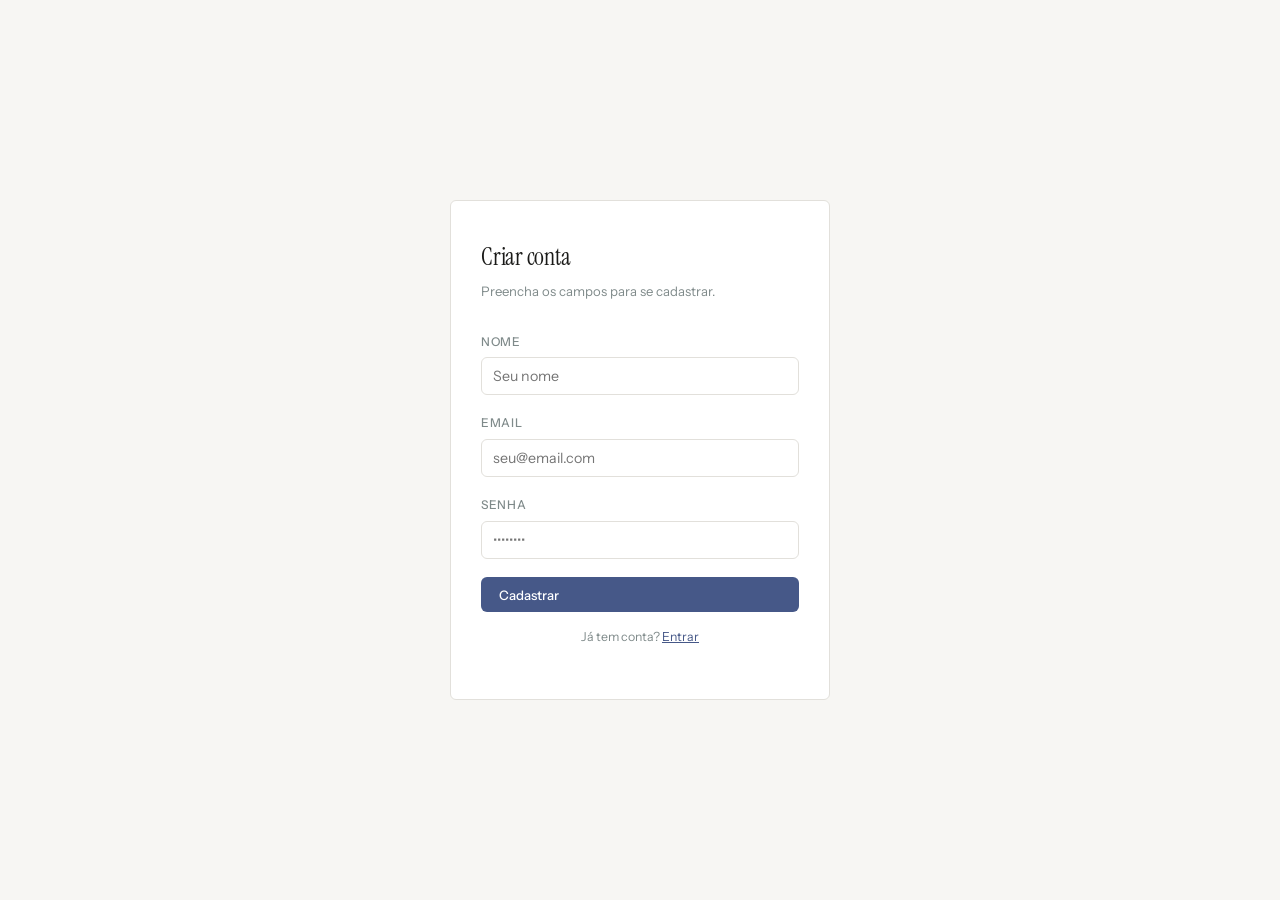
<file: index.html>
<!DOCTYPE html>
<html lang="pt-BR">
<head>
  <meta charset="UTF-8"/>
  <meta name="viewport" content="width=device-width, initial-scale=1.0"/>
  <title>Cadastro</title>
  <link rel="stylesheet" href="style.css"/>
</head>
<body>
 
  <div class="auth-wrapper">
    <div class="auth-card">
      <h1>Criar conta</h1>
      <p class="subtitle">Preencha os campos para se cadastrar.</p>
 
      <div class="form-group">
        <label for="userName">Nome</label>
        <input type="text" id="userName" name="userName" placeholder="Seu nome"/>
      </div>
 
      <div class="form-group">
        <label for="userEmail">Email</label>
        <input type="text" id="userEmail" name="userEmail" placeholder="seu@email.com"/>
      </div>
 
      <div class="form-group">
        <label for="userPassword">Senha</label>
        <input type="password" id="userPassword" name="userPassword" placeholder="••••••••"/>
      </div>
 
      <button class="btn btn-primary" style="width:100%" onclick="EnviarDadosUsuario()">Cadastrar</button>
 
      <p id="demo" class="msg"></p>
 
      <p class="text-muted text-small mt-2" style="text-align:center">
        Já tem conta? <a href="login.html" style="color:var(--accent)">Entrar</a>
      </p>
    </div>
  </div>
 
  <script>
    async function EnviarDadosUsuario() {
      const API_BASE_URL = "http://localhost:5055";
      const USUARIO_ENDPOINT = `/api/Usuario`;
      const msgEl = document.getElementById("demo");
 
      const userName     = document.getElementById("userName").value;
      const userEmail    = document.getElementById("userEmail").value;
      const userPassword = document.getElementById("userPassword").value;
 
      if (!userName || !userEmail || !userPassword) {
        msgEl.textContent = "Preencha todos os campos!";
        msgEl.className = "msg error";
        return;
      }
 
      const usuario = { nome: userName, email: userEmail, senha: userPassword };
 
      try {
        const response = await fetch(USUARIO_ENDPOINT, {
          method: "POST",
          headers: { "Content-Type": "application/json" },
          body: JSON.stringify(usuario)
        });
 
        if (response.ok) {
          const resultado = await response.json();
          msgEl.textContent = `Usuário ${resultado.nome} cadastrado com sucesso!`;
          msgEl.className = "msg success";
          document.getElementById("userName").value = "";
          document.getElementById("userEmail").value = "";
          document.getElementById("userPassword").value = "";
        } else {
          const erro = await response.text();
          msgEl.textContent = `Erro ao cadastrar: ${erro}`;
          msgEl.className = "msg error";
        }
      } catch (error) {
        msgEl.textContent = `Não foi possível conectar à API. ${error}`;
        msgEl.className = "msg error";
      }
    }
  </script>
</body>
</html>
</file>
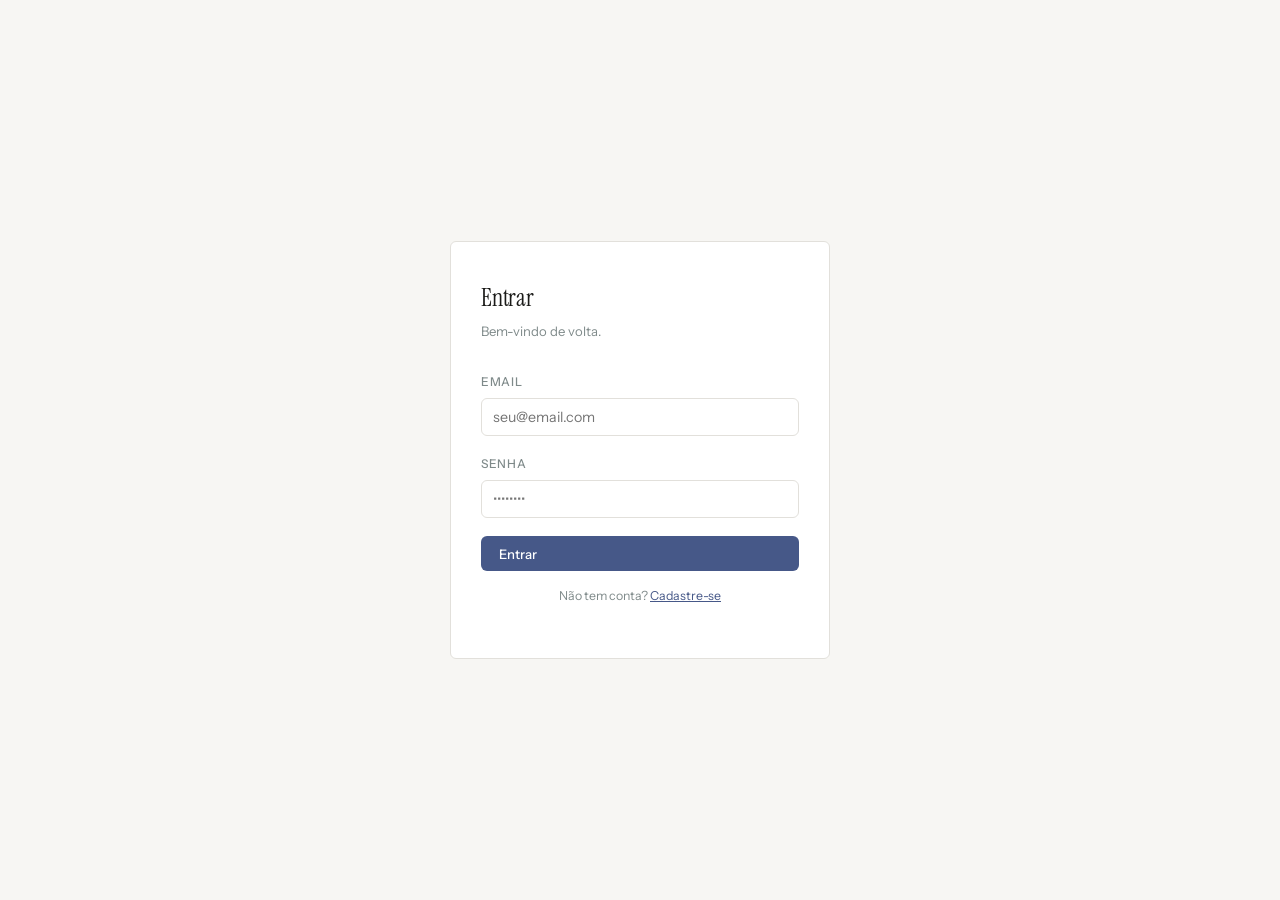
<file: dashboard.html>
<!DOCTYPE html>
<html lang="pt-BR">
<head>
  <meta charset="UTF-8"/>
  <meta name="viewport" content="width=device-width, initial-scale=1.0"/>
  <title>Dashboard</title>
  <link rel="stylesheet" href="style.css"/>
</head>
<body>
 
  <!-- Navbar -->
  <nav class="navbar">
    <span class="navbar-brand">Votações</span>
    <div class="navbar-user">
      <span>Olá, <strong id="userName"></strong></span>
      <button class="btn btn-ghost" onclick="logout()">Sair</button>
    </div>
  </nav>
 
  <div class="page-wrapper wide">
 
    <!-- Create poll form -->
    <p class="section-title">Nova votação</p>
    <div class="card">
      <div class="form-group">
        <label for="titulo">Título</label>
        <input type="text" id="titulo" placeholder="Pergunta da votação"/>
      </div>
 
      <div style="display:grid; grid-template-columns:1fr 1fr; gap:0.75rem">
        <div class="form-group">
          <label for="opcao1">Opção 1</label>
          <input type="text" id="opcao1" placeholder="Opção 1"/>
        </div>
        <div class="form-group">
          <label for="opcao2">Opção 2</label>
          <input type="text" id="opcao2" placeholder="Opção 2"/>
        </div>
        <div class="form-group">
          <label for="opcao3">Opção 3</label>
          <input type="text" id="opcao3" placeholder="Opção 3 (opcional)"/>
        </div>
        <div class="form-group">
          <label for="opcao4">Opção 4</label>
          <input type="text" id="opcao4" placeholder="Opção 4 (opcional)"/>
        </div>
        <div class="form-group">
          <label for="opcao5">Opção 5</label>
          <input type="text" id="opcao5" placeholder="Opção 5 (opcional)"/>
        </div>
      </div>
 
      <button class="btn btn-primary" onclick="EnviarDadosVotacao()">Criar votação</button>
      <p id="demo2" class="msg"></p>
    </div>
 
    <hr class="divider"/>
 
    <!-- Polls list -->
    <p class="section-title">Votações</p>
    <div id="polls-container" class="polls-grid">
      <p class="text-muted">Carregando...</p>
    </div>
 
  </div>
 
  <script src="auth.js"></script>
  <script>
    const API_URL = "/api/Votacao";
    var userID = null;
 
    checkAuth().then(user => {
      if (user) {
        document.getElementById('userName').textContent = user.nome;
        userID = user.id;
      }
    });
 
    async function EnviarDadosVotacao() {
      const msgEl = document.getElementById("demo2");
      const titulo = document.getElementById("titulo").value;
      const opcao1 = document.getElementById("opcao1").value;
      const opcao2 = document.getElementById("opcao2").value;
      const opcao3 = document.getElementById("opcao3").value;
      const opcao4 = document.getElementById("opcao4").value;
      const opcao5 = document.getElementById("opcao5").value;
 
      if (!titulo || !opcao1 || !opcao2) {
        msgEl.textContent = "Preencha ao menos o título e duas opções!";
        msgEl.className = "msg error";
        return;
      }
 
      const votacao = { userId: userID, titulo, opcao1, opcao2, opcao3, opcao4, opcao5 };
 
      try {
        const response = await fetch(API_URL, {
          method: "POST",
          headers: { "Content-Type": "application/json" },
          body: JSON.stringify(votacao)
        });
 
        if (response.ok) {
          const resultado = await response.json();
          msgEl.textContent = `Votação "${resultado.titulo}" criada com sucesso!`;
          msgEl.className = "msg success";
          ["titulo","opcao1","opcao2","opcao3","opcao4","opcao5"]
            .forEach(id => document.getElementById(id).value = "");
          loadPolls();
        } else {
          const erro = await response.text();
          msgEl.textContent = `Erro ao criar votação: ${erro}`;
          msgEl.className = "msg error";
        }
      } catch (error) {
        msgEl.textContent = `Não foi possível conectar à API. ${error}`;
        msgEl.className = "msg error";
      }
    }
 
    async function loadPolls() {
      const container = document.getElementById("polls-container");
      try {
        const response = await fetch(API_URL);
        if (!response.ok) throw new Error(`HTTP error: ${response.status}`);
        const polls = await response.json();
 
        if (!polls.length) {
          container.innerHTML = '<p class="text-muted">Nenhuma votação encontrada.</p>';
          return;
        }
        container.innerHTML = "";
        polls.forEach(poll => container.appendChild(createPollCard(poll)));
      } catch (err) {
        container.innerHTML = `<p class="text-muted">Erro ao carregar votações: ${err.message}</p>`;
      }
    }
 
    function createPollCard(poll) {
      const options = [
        { label: poll.opcao1, votes: poll.votosOpcao1 },
        { label: poll.opcao2, votes: poll.votosOpcao2 },
        { label: poll.opcao3, votes: poll.votosOpcao3 },
        { label: poll.opcao4, votes: poll.votosOpcao4 },
        { label: poll.opcao5, votes: poll.votosOpcao5 },
      ].filter(o => o.label);
 
      const totalVotes = options.reduce((sum, o) => sum + o.votes, 0);
 
      const card = document.createElement("div");
      card.className = "card";
      card.dataset.pollId = poll.id;
 
      const title = document.createElement("h2");
      title.textContent = poll.titulo;
      card.appendChild(title);
 
      const meta = document.createElement("p");
      meta.className = "card-meta";
      meta.textContent = `Poll #${poll.id} · Autor ID: ${poll.userId} · ${totalVotes} voto(s)`;
      card.appendChild(meta);
 
      const list = document.createElement("ul");
      list.className = "poll-options";
 
      options.forEach((option, index) => {
        const pct = totalVotes > 0 ? Math.round((option.votes / totalVotes) * 100) : 0;
 
        const item = document.createElement("li");
        item.className = "poll-option";
 
        // Bar background
        const barWrap = document.createElement("div");
        barWrap.className = "poll-option-bar-wrap";
        barWrap.style.flex = "1";
        barWrap.style.position = "relative";
 
        const bar = document.createElement("div");
        bar.className = "poll-option-bar";
        bar.style.width = `${pct}%`;
        barWrap.appendChild(bar);
 
        const textRow = document.createElement("div");
        textRow.className = "poll-option-text";
 
        const labelSpan = document.createElement("span");
        labelSpan.textContent = option.label;
 
        const pctSpan = document.createElement("span");
        pctSpan.className = "poll-option-pct";
        pctSpan.textContent = `${option.votes} (${pct}%)`;
 
        textRow.appendChild(labelSpan);
        textRow.appendChild(pctSpan);
        barWrap.appendChild(textRow);
 
        const voteBtn = document.createElement("button");
        voteBtn.className = "btn btn-outline";
        voteBtn.style.flexShrink = "0";
        voteBtn.textContent = "Votar";
        voteBtn.onclick = () => vote(poll.id, index + 1, card);
 
        item.appendChild(barWrap);
        item.appendChild(voteBtn);
        list.appendChild(item);
      });
 
      card.appendChild(list);
      return card;
    }
 
    async function vote(pollId, optionNumber, card) {
      try {
        const res = await fetch(`${API_URL}/${pollId}`);
        if (!res.ok) throw new Error(`HTTP error: ${res.status}`);
        const poll = await res.json();
 
        const voteField = `votosOpcao${optionNumber}`;
        poll[voteField] = (poll[voteField] || 0) + 1;
 
        const updateRes = await fetch(`${API_URL}/${pollId}`, {
          method: "PUT",
          headers: { "Content-Type": "application/json" },
          body: JSON.stringify(poll),
        });
 
        if (!updateRes.ok) throw new Error(`Erro ao votar: ${updateRes.status}`);
        const updated = await updateRes.json();
        card.replaceWith(createPollCard(updated));
      } catch (err) {
        alert(`Erro ao registrar voto: ${err.message}`);
      }
    }
 
    loadPolls();
  </script>
</body>
</html>
</file>
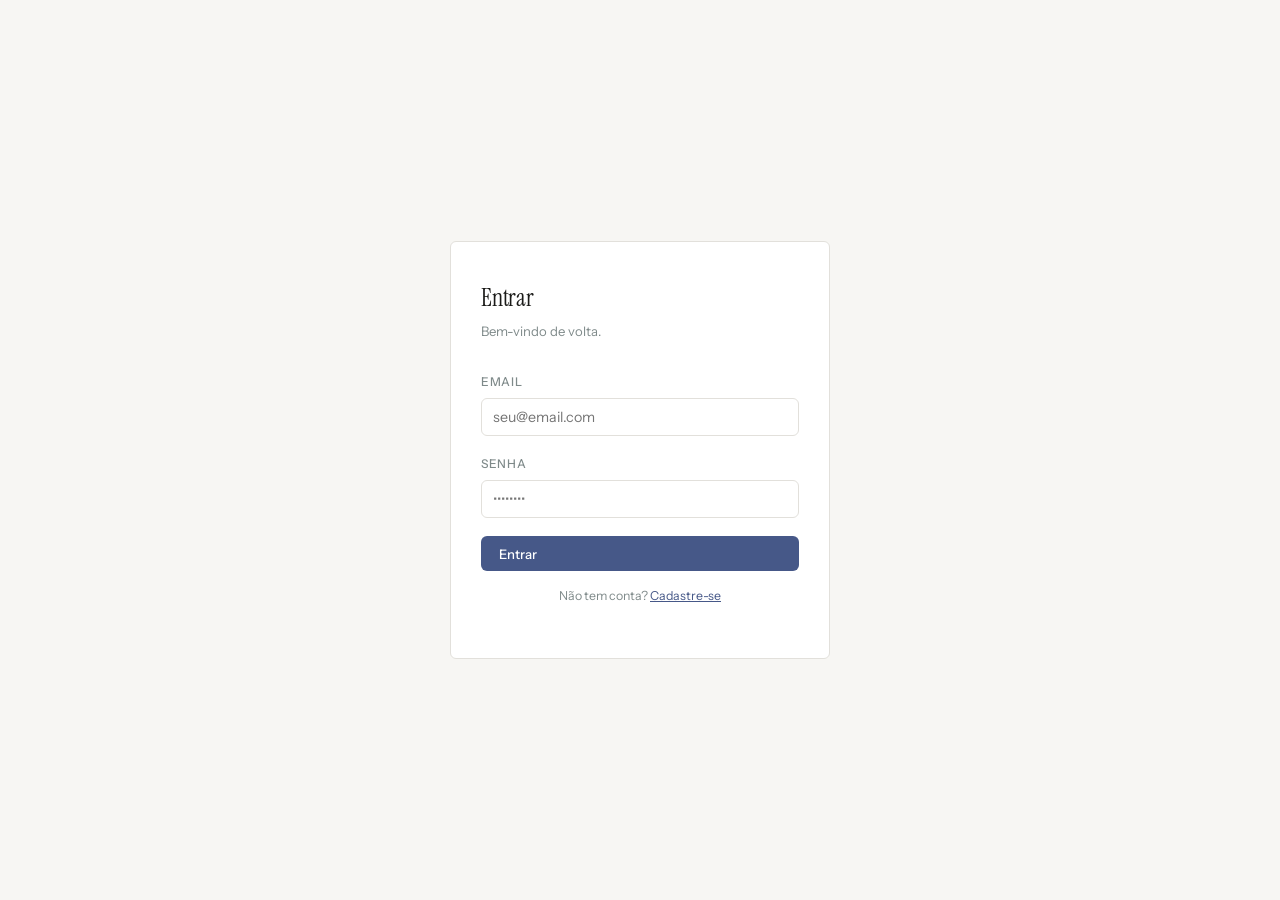
<file: login.html>
<!DOCTYPE html>
<html lang="pt-BR">
<head>
  <meta charset="UTF-8"/>
  <meta name="viewport" content="width=device-width, initial-scale=1.0"/>
  <title>Login</title>
  <link rel="stylesheet" href="style.css"/>
</head>
<body>
 
  <div class="auth-wrapper">
    <div class="auth-card">
      <h1>Entrar</h1>
      <p class="subtitle">Bem-vindo de volta.</p>
 
      <div class="form-group">
        <label for="username">Email</label>
        <input type="text" id="username" placeholder="seu@email.com" required/>
      </div>
 
      <div class="form-group">
        <label for="password">Senha</label>
        <input type="password" id="password" placeholder="••••••••" required/>
      </div>
 
      <button class="btn btn-primary" style="width:100%" id="loginBtn">Entrar</button>
 
      <p id="loginMsg" class="msg"></p>
 
      <p class="text-muted text-small mt-2" style="text-align:center">
        Não tem conta? <a href="index.html" style="color:var(--accent)">Cadastre-se</a>
      </p>
    </div>
  </div>
 
  <script>
    document.getElementById('loginBtn').addEventListener('click', async () => {
      const msgEl = document.getElementById('loginMsg');
      try {
        const res = await fetch('/api/login/login', {
          method: 'POST',
          headers: { 'Content-Type': 'application/json' },
          body: JSON.stringify({
            Email: document.getElementById('username').value,
            Senha: document.getElementById('password').value,
          })
        });
 
        if (res.ok) {
          const data = await res.json();
          sessionStorage.setItem('token', data.token);
          window.location.href = 'dashboard.html';
        } else {
          msgEl.textContent = 'Credenciais inválidas.';
          msgEl.className = 'msg error';
        }
      } catch (err) {
        msgEl.textContent = 'Não foi possível conectar ao servidor.';
        msgEl.className = 'msg error';
      }
    });
  </script>
</body>
</html>
</file>
<file: style.css>
/* ─── Reset & Base ─────────────────────────────────────────── */
@import url('https://fonts.googleapis.com/css2?family=Instrument+Sans:wght@400;500;600&family=Instrument+Serif:ital@0;1&display=swap');

*, *::before, *::after { box-sizing: border-box; margin: 0; padding: 0; }

:root {
  --bg:       #f7f6f3;
  --surface:  #ffffff;
  --border:   #e2e0db;
  --text:     #1a1a18;
  --muted:    #7f8a8a;
  --accent:   #465888;
  --accent-hover: #202857;
  --danger:   #c0392b;
  --radius:   6px;
  --sans:     'Instrument Sans', sans-serif;
  --serif:    'Instrument Serif', serif;
}

html, body {
  min-height: 100vh;
  background: var(--bg);
  color: var(--text);
  font-family: var(--sans);
  font-size: 15px;
  line-height: 1.6;
  -webkit-font-smoothing: antialiased;
}

/* ─── Layout ────────────────────────────────────────────────── */
.page-wrapper {
  max-width: 640px;
  margin: 0 auto;
  padding: 3rem 1.5rem 6rem;
}

.page-wrapper.wide {
  max-width: 960px;
}

/* ─── Typography ────────────────────────────────────────────── */
h1 {
  font-family: var(--serif);
  font-size: 2rem;
  font-weight: 400;
  letter-spacing: -0.01em;
  margin-bottom: 0.25rem;
}

h2 {
  font-family: var(--serif);
  font-size: 1.25rem;
  font-weight: 400;
  margin-bottom: 0.5rem;
}

p { color: var(--muted); margin-bottom: 1rem; }

/* ─── Navbar ────────────────────────────────────────────────── */
.navbar {
  display: flex;
  align-items: center;
  justify-content: space-between;
  padding: 1rem 1.5rem;
  border-bottom: 1px solid var(--border);
  background: var(--surface);
}

.navbar-brand {
  font-family: var(--serif);
  font-size: 1.1rem;
  color: var(--text);
  text-decoration: none;
}

.navbar-user {
  display: flex;
  align-items: center;
  gap: 1rem;
  font-size: 0.875rem;
  color: var(--muted);
}

/* ─── Forms ─────────────────────────────────────────────────── */
.form-group {
  margin-bottom: 1.25rem;
}

label {
  display: block;
  font-size: 0.8rem;
  font-weight: 500;
  letter-spacing: 0.06em;
  text-transform: uppercase;
  color: var(--muted);
  margin-bottom: 0.4rem;
}

input[type="text"],
input[type="email"],
input[type="password"] {
  width: 100%;
  padding: 0.6rem 0.75rem;
  border: 1px solid var(--border);
  border-radius: var(--radius);
  background: var(--surface);
  font-family: var(--sans);
  font-size: 0.95rem;
  color: var(--text);
  outline: none;
  transition: border-color 0.15s;
}

input:focus {
  border-color: var(--accent);
}

/* ─── Buttons ────────────────────────────────────────────────── */
.btn {
  display: inline-flex;
  align-items: center;
  gap: 0.4rem;
  padding: 0.55rem 1.1rem;
  border: 1px solid transparent;
  border-radius: var(--radius);
  font-family: var(--sans);
  font-size: 0.875rem;
  font-weight: 500;
  cursor: pointer;
  transition: background 0.15s, border-color 0.15s, color 0.15s;
  text-decoration: none;
}

.btn-primary {
  background: var(--accent);
  color: #fff;
}
.btn-primary:hover { background: var(--accent-hover); }

.btn-outline {
  background: transparent;
  border-color: var(--border);
  color: var(--text);
}
.btn-outline:hover { border-color: #bbb; background: #f0ede8; }

.btn-ghost {
  background: transparent;
  color: var(--muted);
  border-color: transparent;
}
.btn-ghost:hover { color: var(--text); }

.btn-danger {
  background: transparent;
  border-color: var(--border);
  color: var(--danger);
}
.btn-danger:hover { background: #fdf0ef; border-color: var(--danger); }

/* ─── Card ───────────────────────────────────────────────────── */
.card {
  background: var(--surface);
  border: 1px solid var(--border);
  border-radius: var(--radius);
  padding: 1.5rem;
  margin-bottom: 1rem;
}

.card-meta {
  font-size: 0.78rem;
  color: var(--muted);
  margin-bottom: 1rem;
}

/* ─── Poll Options ───────────────────────────────────────────── */
.poll-options {
  list-style: none;
  display: flex;
  flex-direction: column;
  gap: 0.5rem;
  margin-bottom: 1rem;
}

.poll-option {
  display: flex;
  align-items: center;
  justify-content: space-between;
  gap: 1rem;
  padding: 0.6rem 0.75rem;
  border: 1px solid var(--border);
  border-radius: var(--radius);
  font-size: 0.9rem;
}

.poll-option-bar-wrap {
  flex: 1;
  position: relative;
}

.poll-option-bar {
  position: absolute;
  inset: 0;
  background: #e8f0ec;
  border-radius: 3px;
  transform-origin: left;
  z-index: 0;
}

.poll-option-text {
  position: relative;
  z-index: 1;
  display: flex;
  align-items: center;
  justify-content: space-between;
  gap: 0.5rem;
}

.poll-option-pct {
  font-size: 0.78rem;
  color: var(--muted);
  white-space: nowrap;
}

/* ─── Auth card (login/register) ─────────────────────────────── */
.auth-wrapper {
  min-height: 100vh;
  display: flex;
  align-items: center;
  justify-content: center;
  padding: 2rem;
  background: var(--bg);
}

.auth-card {
  background: var(--surface);
  border: 1px solid var(--border);
  border-radius: var(--radius);
  padding: 2.5rem 2rem;
  width: 100%;
  max-width: 380px;
}

.auth-card h1 {
  font-size: 1.6rem;
  margin-bottom: 0.25rem;
}

.auth-card .subtitle {
  font-size: 0.875rem;
  color: var(--muted);
  margin-bottom: 2rem;
}

/* ─── Section title ──────────────────────────────────────────── */
.section-title {
  font-size: 0.72rem;
  font-weight: 600;
  letter-spacing: 0.1em;
  text-transform: uppercase;
  color: var(--muted);
  margin-bottom: 1rem;
  padding-bottom: 0.5rem;
  border-bottom: 1px solid var(--border);
}

/* ─── Feedback message ───────────────────────────────────────── */
.msg {
  font-size: 0.875rem;
  padding: 0.6rem 0.75rem;
  border-radius: var(--radius);
  margin-top: 0.75rem;
  display: none;
}
.msg.success { background: #eaf4ef; color: var(--accent); display: block; }
.msg.error   { background: #fdf0ef; color: var(--danger); display: block; }

/* ─── Dashboard grid ─────────────────────────────────────────── */
.polls-grid {
  display: grid;
  gap: 1rem;
}

/* ─── Divider ────────────────────────────────────────────────── */
.divider {
  border: none;
  border-top: 1px solid var(--border);
  margin: 2rem 0;
}

/* ─── Utilities ──────────────────────────────────────────────── */
.text-muted  { color: var(--muted); }
.text-small  { font-size: 0.825rem; }
.mt-1 { margin-top: 0.5rem; }
.mt-2 { margin-top: 1rem; }
.mt-3 { margin-top: 1.5rem; }
.flex { display: flex; align-items: center; }
.gap-1 { gap: 0.5rem; }
.justify-between { justify-content: space-between; }
</file>
